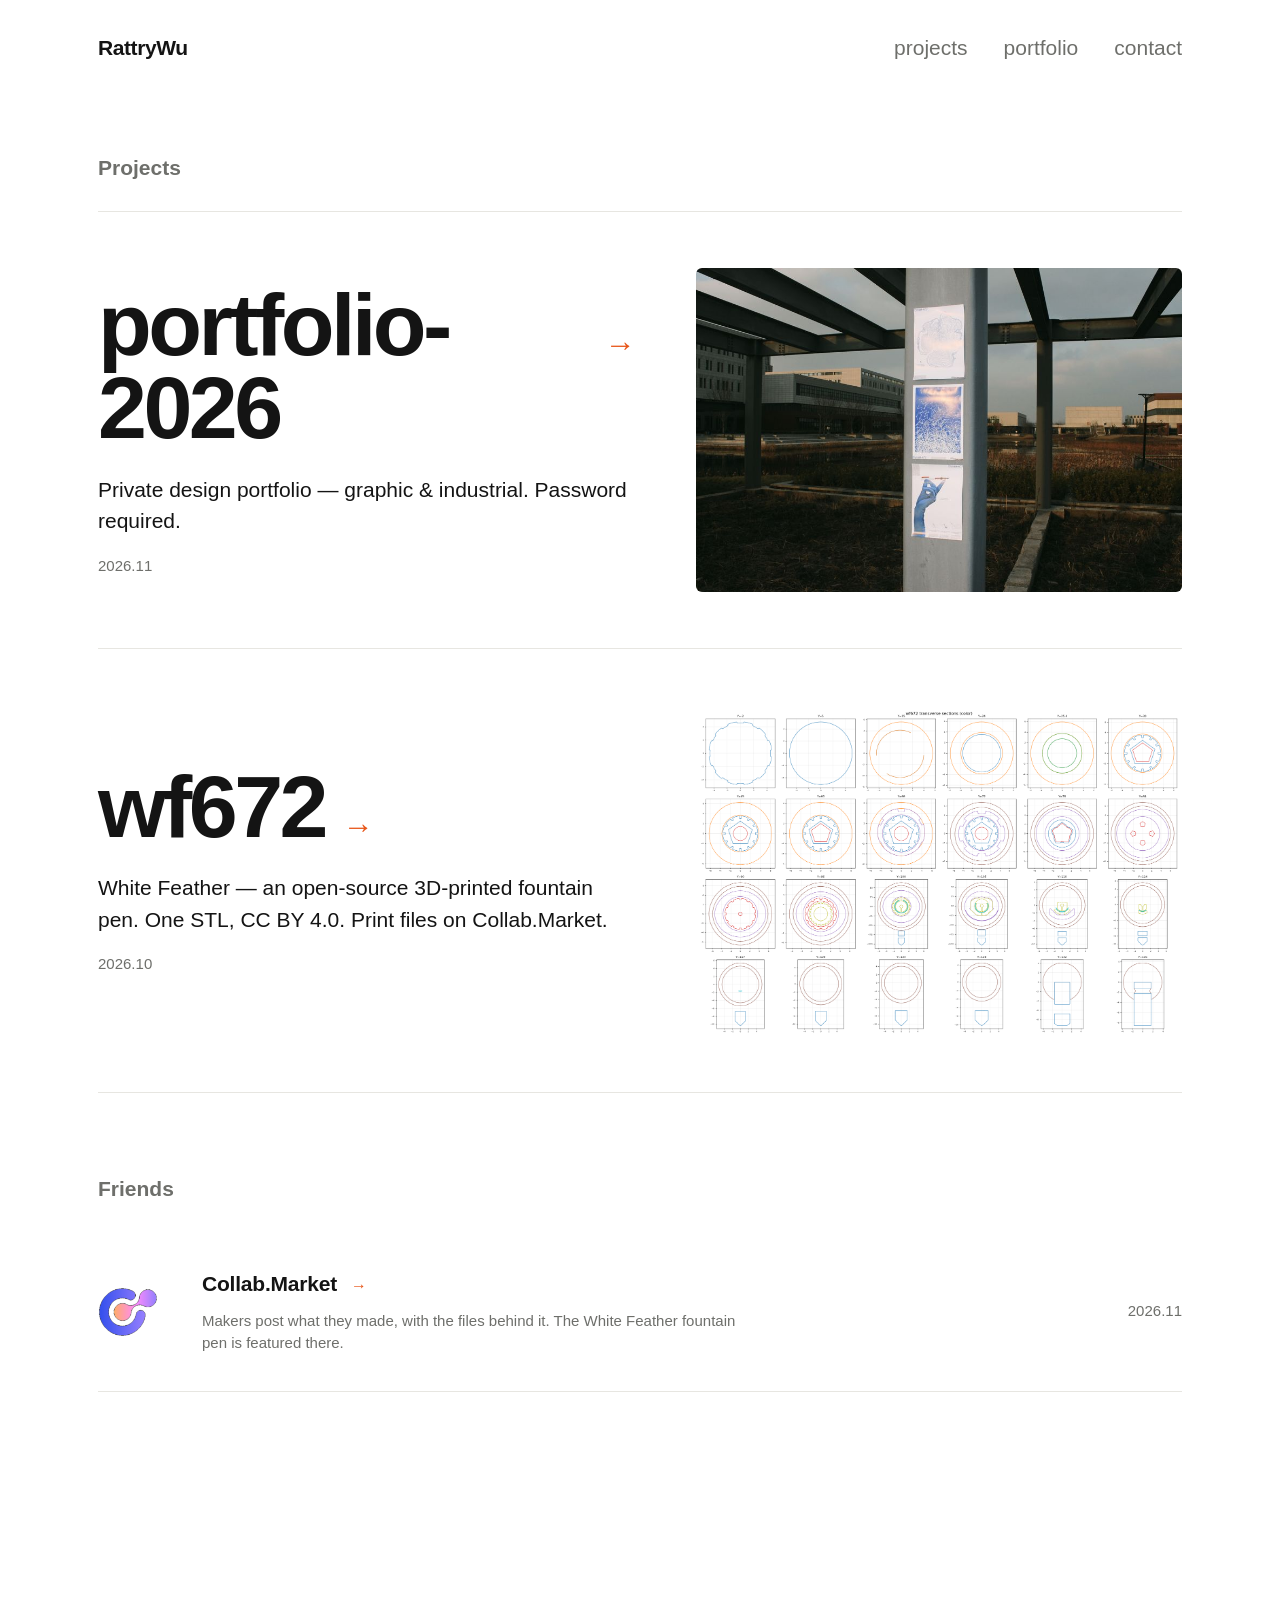
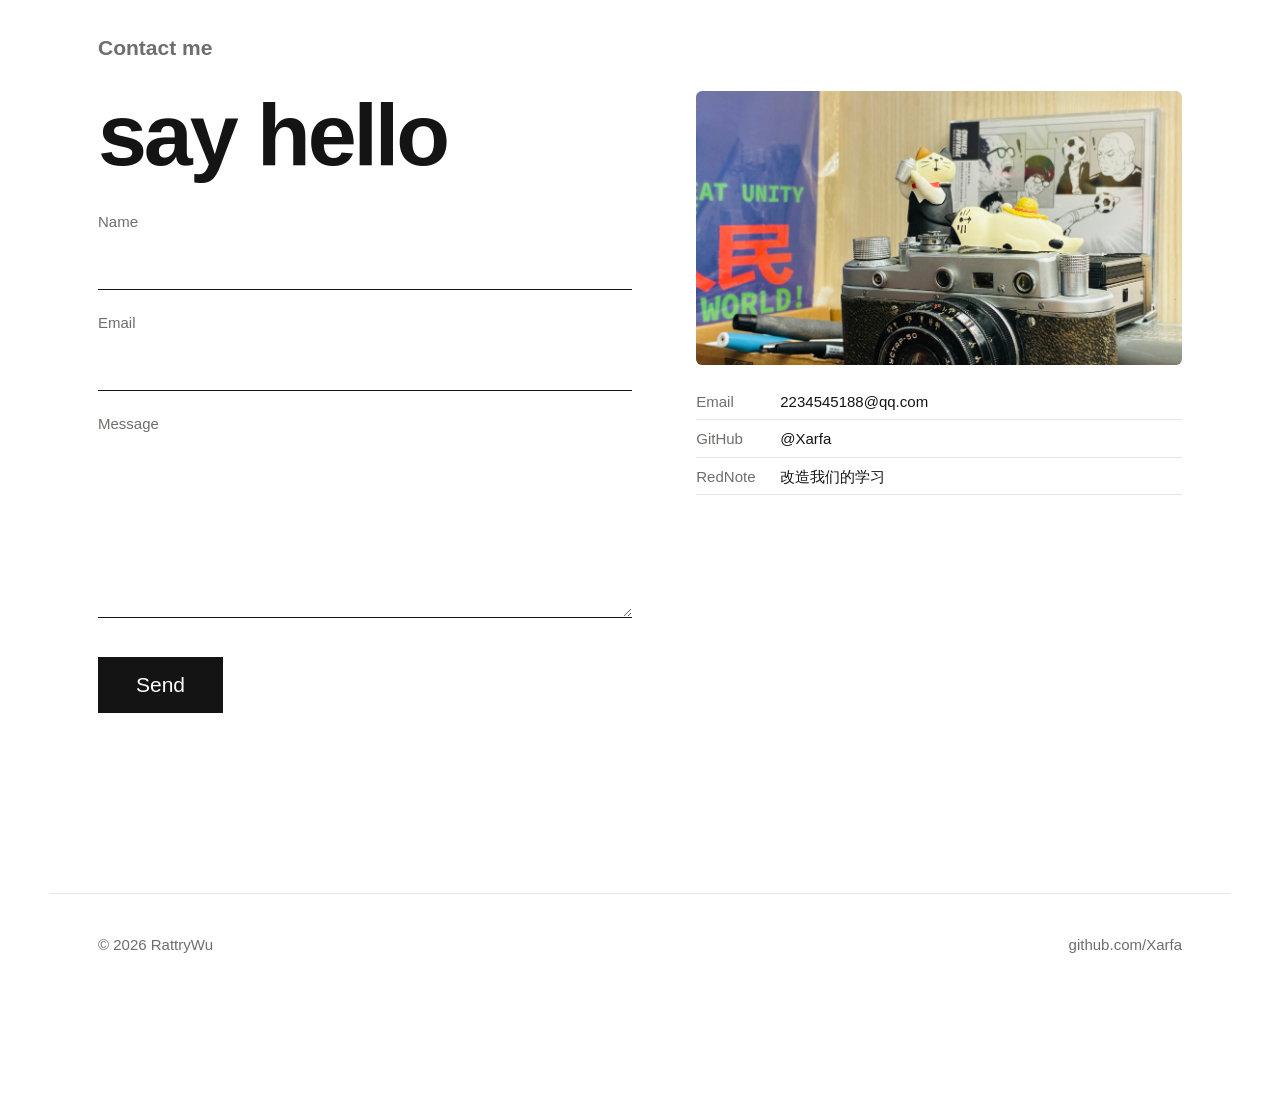
<file: index.html>
<!doctype html>
<html lang="en">
<head>
<meta charset="utf-8">
<meta name="viewport" content="width=device-width, initial-scale=1">
<title>RattryWu</title>
<meta name="description" content="RattryWu — industrial design, engineered in the open. Current project: White Feather (wf672), an open-source 3D-printed fountain pen.">
<meta property="og:title" content="RattryWu">
<meta property="og:description" content="Industrial design, engineered in the open. White Feather (wf672) — an open-source 3D-printed fountain pen.">
<meta property="og:image" content="https://xarfa.github.io/wffp/assets/og-card.png">
<meta property="og:image:width" content="1200">
<meta property="og:image:height" content="630">
<meta property="og:url" content="https://xarfa.github.io/wffp/">
<meta property="og:type" content="website">
<meta property="og:site_name" content="RattryWu">
<meta name="twitter:card" content="summary_large_image">
<meta name="twitter:title" content="RattryWu">
<meta name="twitter:description" content="Industrial design, engineered in the open. White Feather (wf672) — an open-source 3D-printed fountain pen.">
<meta name="twitter:image" content="https://xarfa.github.io/wffp/assets/og-card.png">
<link rel="icon" href="favicon.svg" type="image/svg+xml">
<link rel="stylesheet" href="style.css">
</head>
<body>

<header class="top">
  <a class="wordmark" href="#top">RattryWu</a>
  <nav class="nav">
    <a href="#projects">projects</a>
    <a href="portfolio-2026/">portfolio</a>
    <a href="#contact">contact</a>
  </nav>
</header>

<main id="top">

  <!-- ============ PROJECTS ============ -->
  <section class="projects" id="projects">
    <div class="wrap">
      <p class="label">Projects</p>

      <a class="project-bar" href="portfolio-2026/">
        <div>
          <span class="project-name">portfolio-2026<span class="arrow">→</span></span>
          <p class="project-desc">Private design portfolio — graphic &amp; industrial. Password required.</p>
          <p class="project-meta">2026.11</p>
        </div>
        <figure class="project-plate">
          <img src="assets/portfolio-teaser.jpg" alt="portfolio-2026 campaign posters on campus" loading="lazy">
        </figure>
      </a>

      <a class="project-bar" href="wf672/">
        <div>
          <span class="project-name">wf672<span class="arrow">→</span></span>
          <p class="project-desc">White Feather — an open-source 3D-printed fountain pen. One STL, CC BY 4.0. Print files on Collab.Market.</p>
          <p class="project-meta">2026.10</p>
        </div>
        <figure class="project-plate">
          <img src="assets/sec_trans_color.png" alt="wf672 transverse sections plate" loading="lazy">
        </figure>
      </a>

    </div>
  </section>

  <!-- ============ FRIENDS ============ -->
  <section class="friends" id="friends">
    <div class="wrap">
      <p class="label">Friends</p>
      <a class="friend-bar" href="https://collab.market/xarfa/white-feather-fountain-pen" target="_blank" rel="noopener">
        <img class="friend-mark" src="assets/collab-market-mark.png" alt="Collab.Market mark" loading="lazy">
        <span class="friend-text">
          <span class="friend-name">Collab.Market<span class="arrow">→</span></span>
          <span class="friend-desc">Makers post what they made, with the files behind it. The White Feather fountain pen is featured there.</span>
        </span>
        <span class="friend-meta">2026.11</span>
      </a>
    </div>
  </section>

  <!-- ============ CONTACT ============ -->
  <section class="contact" id="contact">
    <div class="wrap">
      <p class="label">Contact me</p>
      <div class="contact-grid">
        <div>
          <h2>say hello</h2>
          <form action="https://formsubmit.co/2234545188@qq.com" method="POST">
            <input type="hidden" name="_subject" value="New message from xarfa.github.io/wffp">
            <input type="hidden" name="_captcha" value="false">
            <input type="hidden" name="_template" value="table">
            <div class="row">
              <label for="f-name">Name</label>
              <input id="f-name" type="text" name="name" autocomplete="name" required>
            </div>
            <div class="row">
              <label for="f-email">Email</label>
              <input id="f-email" type="email" name="email" autocomplete="email" required>
            </div>
            <div class="row">
              <label for="f-msg">Message</label>
              <textarea id="f-msg" name="message" rows="5" required></textarea>
            </div>
            <button class="btn" type="submit">Send</button>
          </form>
        </div>
        <div>
          <figure class="contact-photo">
            <img src="assets/contact-me.jpg" alt="The shelf where the pen lives" loading="lazy">
          </figure>
          <div class="contact-links">
            <a href="mailto:2234545188@qq.com"><span class="k">Email</span>2234545188@qq.com</a>
            <a href="https://github.com/Xarfa" target="_blank" rel="noopener"><span class="k">GitHub</span>@Xarfa</a>
            <a href="https://www.xiaohongshu.com/user/profile/65b21361000000000e00224f" target="_blank" rel="noopener"><span class="k">RedNote</span>改造我们的学习</a>
          </div>
        </div>
      </div>
    </div>
  </section>

</main>

<footer class="foot">
  <span>© 2026 RattryWu</span>
  <a href="https://github.com/Xarfa" target="_blank" rel="noopener">github.com/Xarfa</a>
</footer>
</body>
</html>
</file>
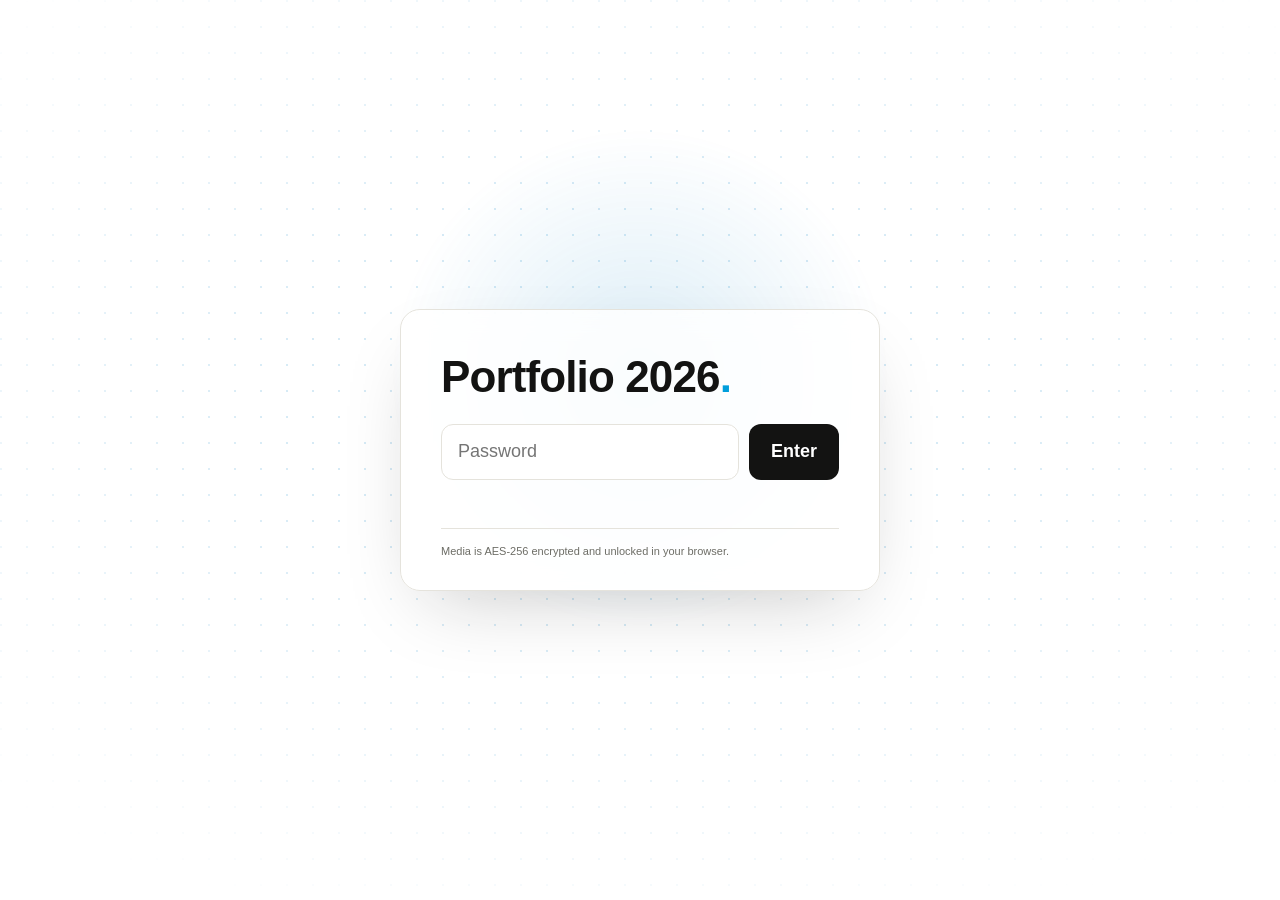
<file: portfolio-2026/index.html>
<!doctype html>
<html lang="en">
<head>
<meta charset="utf-8">
<meta name="viewport" content="width=device-width, initial-scale=1">
<title>Portfolio 2026 — Rattry Wu</title>
<meta name="description" content="Private portfolio of Rattry Wu — graphic design, industrial design and scientific visualization. Password required.">
<meta name="robots" content="noindex, nofollow">
<link rel="icon" href="favicon.svg" type="image/svg+xml">
<style>/* portfolio-2026 — Rattry Wu. hand-built, no framework.
   swiss editorial · UN blue accent · three type sizes + mono meta. */

:root {
  --paper: #ffffff;
  --ink: #131312;
  --mute: #6d6d66;
  --line: #e5e3dc;
  --blue: #009edb;      /* UN sky blue */
  --blue-deep: #0083c1;
  --radius: 20px;       /* soft corners everywhere */
  --radius-sm: 12px;
  --max: 1200px;
  --pad: clamp(20px, 4vw, 48px);
  --fs-display: clamp(44px, 9vw, 118px);
  --fs-h2: clamp(30px, 4.2vw, 54px);
  --fs-text: 18px;
  --fs-fine: 13px;
  --mono: "Helvetica Neue", Helvetica, "Segoe UI", Arial, sans-serif;
}

* { margin: 0; padding: 0; box-sizing: border-box; }
html { scroll-behavior: smooth; }
::selection { background: rgba(0, 127, 196, .18); }

body {
  background: var(--paper);
  color: var(--ink);
  font-family: "Helvetica Neue", Helvetica, "Segoe UI", Arial, sans-serif;
  font-size: var(--fs-text);
  line-height: 1.55;
  -webkit-font-smoothing: antialiased;
}

a { color: inherit; text-decoration: none; }
img { display: block; max-width: 100%; height: auto; }
.wrap { max-width: var(--max); margin: 0 auto; padding: 0 var(--pad); }
.dot { color: var(--blue); }
.label { font-family: var(--mono); font-size: var(--fs-fine); letter-spacing: .14em; text-transform: uppercase; color: var(--mute); }

/* ================= GATE ================= */
.gate { position: fixed; inset: 0; z-index: 50; display: grid; place-items: center; padding: 24px;
  transition: opacity .7s ease, visibility .7s; }
.gate.open { opacity: 0; visibility: hidden; pointer-events: none; }
.gate-bg { position: absolute; inset: 0; background: var(--paper); }
.gate-bg::before { content: ""; position: absolute; inset: 0;
  background-image: radial-gradient(circle at 1px 1px, rgba(0,127,196,.16) 1px, transparent 0);
  background-size: 26px 26px; mask-image: radial-gradient(ellipse 90% 80% at 50% 45%, black 30%, transparent 78%); }
.gate-bg::after { content: ""; position: absolute; width: min(52vw, 520px); aspect-ratio: 1; left: 50%; top: 42%;
  transform: translate(-50%, -50%); border-radius: 50%;
  background: radial-gradient(circle, rgba(0,127,196,.14), rgba(0,127,196,0) 68%); filter: blur(4px); }
.gate-card { position: relative; width: min(480px, 100%); background: rgba(255,255,255,.85);
  border: 1px solid var(--line); border-radius: var(--radius); padding: 44px 40px 30px;
  backdrop-filter: blur(14px); -webkit-backdrop-filter: blur(14px);
  box-shadow: 0 30px 80px -30px rgba(19,19,18,.25); }
.gate-kicker { font-family: var(--mono); font-size: var(--fs-fine); letter-spacing: .18em; text-transform: uppercase; color: var(--blue-deep); margin-bottom: 14px; }
.gate-title { font-size: clamp(34px, 5vw, 44px); font-weight: 700; letter-spacing: -.02em; line-height: 1.05; margin-bottom: 24px; }
.gate-sub { color: var(--mute); font-size: 15px; margin: 14px 0 26px; }
.gate-row { display: flex; gap: 10px; }
.gate-row input { flex: 1; font: inherit; padding: 13px 16px; border: 1px solid var(--line); background: #fff; border-radius: var(--radius-sm); outline: none; }
.gate-row input:focus { border-color: var(--blue); box-shadow: 0 0 0 3px rgba(0,127,196,.12); }
.gate-row button { font: inherit; font-weight: 600; padding: 13px 22px; background: var(--ink); color: var(--paper); border: 0; border-radius: var(--radius-sm); cursor: pointer; transition: background .2s; }
.gate-row button:hover { background: var(--blue-deep); }
.gate-row button[disabled] { opacity: .55; cursor: wait; }
.gate-error { min-height: 20px; font-size: var(--fs-fine); color: #b3341f; margin-top: 10px; }
.gate-foot { font-family: var(--mono); font-size: 11px; color: var(--mute); margin-top: 18px; border-top: 1px solid var(--line); padding-top: 14px; }
.gate-card.shake { animation: shake .4s; }
@keyframes shake { 20%, 60% { transform: translateX(-7px);} 40%, 80% { transform: translateX(7px);} }

/* ================= HEADER ================= */
.top { position: sticky; top: 0; z-index: 20; display: flex; justify-content: space-between; align-items: center;
  padding: 16px var(--pad); background: color-mix(in srgb, var(--paper) 90%, transparent);
  backdrop-filter: blur(10px); -webkit-backdrop-filter: blur(10px); border-bottom: 1px solid var(--line);
  transition: box-shadow .3s ease, padding .3s ease; }
.top.scrolled { box-shadow: 0 10px 30px -22px rgba(19,19,18,.4); padding-top: 11px; padding-bottom: 11px; }
.nav a.active { color: var(--blue); }
.progress { position: fixed; top: 0; left: 0; height: 2px; width: 0; background: var(--blue); z-index: 40; pointer-events: none; }
:focus-visible { outline: 2px solid var(--blue); outline-offset: 3px; border-radius: 2px; }
.wordmark { font-weight: 700; letter-spacing: -.01em; }
.wordmark:hover { color: var(--blue); }
.nav { display: flex; gap: 22px; font-family: var(--mono); font-size: 12px; letter-spacing: .06em; text-transform: uppercase; }
.nav a { color: var(--mute); transition: color .2s; }
.nav a:hover { color: var(--blue); }
@media (max-width: 720px) { .nav { display: none; } }

/* ================= HERO ================= */
.hero { padding: clamp(90px, 16vh, 170px) 0 0; }
.hero-name { font-size: var(--fs-display); font-weight: 700; letter-spacing: -.035em; line-height: .98; color: var(--blue); }
.hero-name .ln { display: block; overflow: hidden; padding-bottom: .16em; margin-bottom: -.16em; }
.hero-name .ln > span { display: inline-block; transform: translateY(110%); animation: rise .9s cubic-bezier(.2,.7,.2,1) forwards; }
.hero-name .ln:nth-child(2) > span { animation-delay: .12s; }
.hero-sub { margin-top: 28px; font-size: 17px; color: var(--mute); }
@keyframes rise { to { transform: none; } }

/* ================= SECTIONS ================= */
.section { padding: clamp(90px, 13vh, 150px) 0 0; }
.section-head { display: flex; align-items: baseline; gap: 22px; border-top: 1px solid var(--ink); padding-top: 18px; position: relative; }
.section-head::before { content: ""; position: absolute; top: -1px; left: 0; width: 100%; height: 1px; background: var(--blue);
  transform: scaleX(0); transform-origin: left; transition: transform 1.1s cubic-bezier(.2,.7,.2,1) .15s; }
.section-head.in::before { transform: scaleX(1); }
.section-num { font-family: var(--mono); font-size: var(--fs-fine); color: var(--blue-deep); letter-spacing: .1em; }
.section-title { font-size: var(--fs-h2); font-weight: 700; letter-spacing: -.02em; line-height: 1.05; }
.section-lede { max-width: 720px; color: var(--mute); margin-top: 22px; font-size: 19px; }

/* figures */
.fig { margin-top: clamp(40px, 7vh, 72px); }
.plate { overflow: hidden; background: #fff; border: 1px solid var(--line); border-radius: var(--radius);
  box-shadow: 0 1px 2px rgba(19,19,18,.04), 0 16px 40px -24px rgba(19,19,18,.22); }
.plate img { width: 100%; height: 100%; object-fit: contain; transform: scale(1.001); transition: transform 1s cubic-bezier(.2,.7,.2,1); }
.plate:hover img { transform: scale(1.025); }
.plate { transition: box-shadow .35s ease; }
.plate:hover { box-shadow: 0 2px 4px rgba(19,19,18,.05), 0 22px 48px -22px rgba(19,19,18,.3); }
/* portrait plates sit a little smaller, centred */
.portrait .plate { max-width: min(85%, 700px); margin-inline: auto; }
.masonry .portrait .plate { max-width: 100%; }
.figcap { display: grid; grid-template-columns: minmax(0, 260px) 1fr; gap: 18px; margin-top: 14px; }
.figcap .meta { font-family: var(--mono); font-size: var(--fs-fine); color: var(--blue-deep); letter-spacing: .04em; }
.figcap .cap { font-size: 15px; color: var(--mute); max-width: 720px; }
@media (max-width: 640px) { .figcap { grid-template-columns: 1fr; gap: 6px; } }
/* narrow figures stack the caption */
.poster-grid .figcap, .lead3 .figcap, .masonry .figcap { grid-template-columns: 1fr; gap: 4px; }

/* lead layout — one big figure, full width */

/* half-row: two boards side by side */
.half-row { display: grid; grid-template-columns: 1fr 1fr; gap: clamp(16px, 2.5vw, 30px); }
.half-row .fig { margin-top: 0; }
.half-row .portrait .plate { max-width: 100%; }
@media (max-width: 860px) { .half-row { grid-template-columns: 1fr; } }

/* stack layout — full-width boards */

/* grid layout — posters, asymmetric */
.poster-grid { display: grid; grid-template-columns: repeat(6, 1fr); gap: clamp(16px, 2.5vw, 30px); margin-top: clamp(40px, 7vh, 72px); }
.poster-grid .fig { margin-top: 0; }
.span-2 { grid-column: span 2; }
.span-3 { grid-column: span 3; }
.span-4 { grid-column: span 4; }
.span-6 { grid-column: span 6; }
@media (max-width: 860px) { .poster-grid { grid-template-columns: repeat(2, 1fr); }
  .span-2, .span-3, .span-4, .span-6 { grid-column: span 2; } }

/* lead + three */
.lead3 { display: grid; grid-template-columns: repeat(3, 1fr); gap: clamp(16px, 2.5vw, 30px); margin-top: clamp(40px, 7vh, 72px); }
.lead3 .fig { margin-top: 0; }
@media (max-width: 860px) { .lead3 { grid-template-columns: 1fr; } }

/* masonry awards */
.masonry { columns: 3; column-gap: clamp(16px, 2.5vw, 30px); margin-top: clamp(40px, 7vh, 72px); }
.masonry .fig { margin: 0 0 clamp(22px, 3vw, 34px); break-inside: avoid; }
.masonry .plate { border-radius: var(--radius-sm); }
.masonry .cap { font-size: 13px; }
@media (max-width: 980px) { .masonry { columns: 2; } }
@media (max-width: 620px) { .masonry { columns: 1; } }

/* lightbox — big preview on click */
.plate img { cursor: zoom-in; }
.lightbox { position: fixed; inset: 0; z-index: 60; display: grid; place-items: center; padding: 4vmin;
  background: rgba(19,19,18,.6); backdrop-filter: blur(12px); -webkit-backdrop-filter: blur(12px);
  opacity: 0; visibility: hidden; transition: opacity .28s ease, visibility .28s; }
.lightbox.open { opacity: 1; visibility: visible; }
.lb-fig { max-width: 92vw; }
.lb-plate { max-width: 92vw; max-height: 86vh; border-radius: var(--radius); overflow: hidden; background: #fff;
  box-shadow: 0 40px 120px -30px rgba(0,0,0,.5); }
.lb-plate img { display: block; max-width: 92vw; max-height: 86vh; width: auto; height: auto; }
.lb-cap { color: #f2f1ec; text-align: center; margin-top: 16px; font-size: 14px; max-width: 80vw; margin-inline: auto; }
.lb-close { position: fixed; top: 20px; right: 26px; width: 46px; height: 46px; border-radius: 50%;
  border: 1px solid rgba(255,255,255,.25); background: rgba(250,250,247,.12); color: #fff; font-size: 18px;
  cursor: pointer; transition: background .2s; display: grid; place-items: center; }
.lb-close:hover { background: rgba(250,250,247,.25); }
.lb-nav { position: fixed; top: 50%; transform: translateY(-50%); width: 52px; height: 52px; border-radius: 50%;
  border: 1px solid rgba(255,255,255,.25); background: rgba(250,250,247,.1); color: #fff; font-size: 20px;
  cursor: pointer; transition: background .2s; display: grid; place-items: center; }
.lb-nav:hover { background: rgba(250,250,247,.28); }
.lb-prev { left: 22px; } .lb-next { right: 22px; }
@media (max-width: 700px) { .lb-nav { display: none; } }

/* ================= FOOTER ================= */
.foot { margin-top: clamp(100px, 15vh, 170px); border-top: 1px solid var(--ink); padding: 40px 0 60px; }
.foot-grid { display: grid; grid-template-columns: 1.2fr 1fr; gap: 40px; margin-top: 26px; }
.foot-big { font-size: clamp(40px, 6vw, 72px); font-weight: 700; letter-spacing: -.03em; line-height: 1; }
.foot-links { display: flex; flex-direction: column; gap: 12px; justify-content: center; }
.foot-links a { display: flex; gap: 14px; align-items: baseline; border-bottom: 1px solid var(--line); padding-bottom: 12px; transition: color .2s; }
.foot-links a:hover { color: var(--blue); }
.foot-links .k { font-family: var(--mono); font-size: 11px; letter-spacing: .14em; text-transform: uppercase; color: var(--mute); min-width: 74px; }
.foot-note { font-family: var(--mono); font-size: 11px; color: var(--mute); margin-top: 46px; }
.to-top { display: inline-block; margin-top: 34px; font-size: 15px; color: var(--mute); border-bottom: 1px solid var(--line);
  padding-bottom: 2px; transition: color .2s, border-color .2s; }
.to-top:hover { color: var(--blue); border-color: var(--blue); }
@media (max-width: 720px) { .foot-grid { grid-template-columns: 1fr; } }

/* ================= ABOUT ================= */
.about-bio { max-width: 720px; color: var(--ink); font-size: 19px; line-height: 1.6; margin-top: 26px; }
.about-block { margin-top: clamp(44px, 7vh, 64px); }
.about-block h3 { font-size: 19px; font-weight: 600; margin-bottom: 8px; }
.about-block ul { list-style: none; }
.about-block li { font-size: 19px; line-height: 1.55; padding: 14px 0; border-bottom: 1px solid var(--line); }
.about-vol li { display: flex; gap: 18px; align-items: center; }
.vlogo { width: 48px; height: 48px; object-fit: contain; border: 1px solid var(--line); border-radius: 12px;
  background: #fff; padding: 5px; flex: none; }
.about-sw { display: grid; grid-template-columns: repeat(auto-fill, minmax(210px, 1fr)); column-gap: 32px; }
.about-sw li { display: flex; gap: 14px; align-items: center; padding: 12px 0; }
.sico { width: 26px; height: 26px; object-fit: contain; flex: none; }
.btn-awards { display: inline-block; margin-top: 20px; font-size: 17px; padding: 12px 26px;
  border: 1px solid var(--ink); border-radius: 999px; color: var(--ink);
  cursor: pointer; transition: background .2s, color .2s; }
.btn-awards:hover { background: var(--ink); color: var(--paper); }

/* ================= REVEAL ================= *//* ================= REVEAL ================= */
.reveal { opacity: 0; transform: translateY(26px); transition: opacity .8s ease, transform .8s cubic-bezier(.2,.7,.2,1); }
.reveal.in { opacity: 1; transform: none; }

img.decoding { opacity: 0; transition: opacity .6s ease; }
img.decoded { opacity: 1; }

@media (prefers-reduced-motion: reduce) {
  * { animation: none !important; transition: none !important; }
  .reveal { opacity: 1; transform: none; }
  html { scroll-behavior: auto; }
}
</style>
</head>
<body>
<div class="progress" id="progress" aria-hidden="true"></div>

<!-- ======= PASSWORD GATE ======= -->
<div class="gate" id="gate">
  <div class="gate-bg" aria-hidden="true"></div>
  <div class="gate-card" id="gateCard">
    <h1 class="gate-title">Portfolio&nbsp;2026<span class="dot">.</span></h1>
    <form class="gate-form" id="gateForm" autocomplete="off">
      <div class="gate-row">
        <input id="pw" type="password" placeholder="Password" autocomplete="current-password" aria-label="Password" required>
        <button type="submit" id="pwBtn">Enter</button>
      </div>
      <p class="gate-error" id="gateError" role="alert"></p>
    </form>
    <p class="gate-foot">Media is AES-256 encrypted and unlocked in your browser.</p>
  </div>
</div>

<!-- ======= SITE (rendered after unlock) ======= -->
<main id="site" class="site" hidden>
  <header class="top" id="top">
    <a class="wordmark" href="../">Rattry Wu</a>
    <nav class="nav" id="nav"></nav>
  </header>

  <section class="hero">
    <div class="wrap">
      <h1 class="hero-name" id="heroName"></h1>
      <p class="hero-sub">Graphic design &amp; industrial design</p>
    </div>
  </section>

  <div id="sections"></div>

  <footer class="foot" id="foot">
    <div class="wrap">
      <p class="label">Contact</p>
      <div class="foot-grid">
        <div class="foot-big">say hello<span class="dot">.</span></div>
        <div class="foot-links" id="footLinks"></div>
      </div>
      <p class="foot-note" id="footNote"></p>
    </div>
  </footer>
</main>

<script src="data.57017d2eea.js"></script>
<script>/* portfolio-2026 — app.js
   password gate -> PBKDF2 -> AES-GCM unlock -> render -> lazy image decrypt. */
(() => {
"use strict";

const $ = (id) => document.getElementById(id);
const b64toBytes = (b) => Uint8Array.from(atob(b), (c) => c.charCodeAt(0));
const enc = new TextEncoder();
const dec = new TextDecoder();

// manifest name is stamped into <body data-manifest="…"> by the build;
// asset filenames are content-addressed (hash of ciphertext) so the CDN can
// never serve a stale version under a name the manifest references.
const MANIFEST_URL = document.body.dataset.manifest || "manifest.json";

let MANIFEST = null;
let CONTENT = null;
let contentKey = null;      // CryptoKey (AES-GCM)
let failed = 0, lockedUntil = 0;

/* ---------- crypto ---------- */
async function deriveMaster(pw, saltB64, iters) {
  const base = await crypto.subtle.importKey("raw", enc.encode(pw), "PBKDF2", false, ["deriveKey"]);
  return crypto.subtle.deriveKey(
    { name: "PBKDF2", salt: b64toBytes(saltB64), iterations: iters, hash: "SHA-256" },
    base, { name: "AES-GCM", length: 256 }, false, ["decrypt"]);
}
async function gcmDecrypt(key, ivB64, data) {
  const pt = await crypto.subtle.decrypt({ name: "AES-GCM", iv: b64toBytes(ivB64) }, key, data);
  return new Uint8Array(pt);
}
// all ciphertext lives in window.P2026 (data.<hash>.js) — zero network fetches
function payloadBytes(name) {
  const rec = (window.P2026 && window.P2026.files && window.P2026.files[name]) || null;
  if (!rec) throw new Error("missing asset " + name);
  const bin = atob(rec.b64);
  const bytes = new Uint8Array(bin.length);
  for (let i = 0; i < bin.length; i++) bytes[i] = bin.charCodeAt(i);
  return bytes;
}
const fetchBytes = (url) => Promise.resolve(payloadBytes(url.split("/").pop()).buffer);

/* ---------- gate ---------- */
async function unlock(pw) {
  const kdf = MANIFEST.kdf;
  const mk = await deriveMaster(pw, kdf.salt, kdf.iters);
  const check = await gcmDecrypt(mk, MANIFEST.verifier.iv, b64toBytes(MANIFEST.verifier.ct).buffer);
  if (dec.decode(check) !== "portfolio-2026-ok") throw new Error("bad password");
  const ckRaw = await gcmDecrypt(mk, MANIFEST.ck.iv, b64toBytes(MANIFEST.ck.ct).buffer);
  contentKey = await crypto.subtle.importKey("raw", ckRaw, "AES-GCM", true, ["decrypt"]);
  // keep the raw content key for reloads this session
  let bin = ""; ckRaw.forEach((b) => (bin += String.fromCharCode(b)));
  try { sessionStorage.setItem("p2026.ck", btoa(bin)); } catch (_) {}
}

async function bootFromSession() {
  let b64ck = null;
  try { b64ck = sessionStorage.getItem("p2026.ck"); } catch (_) {}
  if (!b64ck) return false;
  const raw = Uint8Array.from(atob(b64ck), (c) => c.charCodeAt(0));
  try {
    contentKey = await crypto.subtle.importKey("raw", raw, "AES-GCM", true, ["decrypt"]);
    await loadContent();
    return true;
  } catch (_) { return false; }
}

async function loadContent() {
  const cname = Object.keys(MANIFEST.files).find((f) => f.startsWith("content."));
  const info = MANIFEST.files[cname];
  const pt = await gcmDecrypt(contentKey, info.iv, payloadBytes(cname).buffer);
  CONTENT = JSON.parse(dec.decode(pt));
}

/* ---------- render ---------- */
const imgRegistry = [];   // {imgEl, file, iv, loaded}

function el(html) {
  const t = document.createElement("template");
  t.innerHTML = html.trim();
  return t.content.firstElementChild;
}

function figHTML(f, cls) {
  const portrait = f.h > f.w ? "portrait" : "";
  const meta = f.meta ? `<span class="meta">${f.meta}</span>` : "";
  const cap = f.cap ? `<div class="figcap reveal">${meta}<span class="cap">${f.cap}</span></div>` : "";
  return `<figure class="fig ${portrait} ${cls || ""}">
    <div class="plate" style="aspect-ratio:${f.w} / ${f.h}"><img class="decoding" data-file="${f.src}" alt=""></div>
    ${cap}</figure>`;
}

function render() {
  // nav
  $("nav").innerHTML = CONTENT.sections
    .map((s) => `<a href="#${s.id}">${s.num} ${s.short || s.title.split("—")[0].trim()}</a>`).join("");

  // hero
  $("heroName").innerHTML = CONTENT.hero.lines
    .map((line) => `<span class="ln"><span>${line}</span></span>`).join("");

  // sections
  const host = $("sections");
  for (const s of CONTENT.sections) {
    const sec = el(`<section class="section section-${s.layout}" id="${s.id}"><div class="wrap">
      <div class="section-head reveal"><span class="section-num">${s.num}</span><h2 class="section-title">${s.title}</h2></div>
      ${s.lede ? `<p class="section-lede reveal">${s.lede}</p>` : ""}
      <div class="section-body"></div>
    </div></section>`);
    const body = sec.querySelector(".section-body");

    if (s.layout === "about") {
      const a = s.about;
      body.appendChild(el(`<p class="about-bio reveal">${a.bio}</p>`));
      body.appendChild(el(`<div class="about-block reveal"><h3>Volunteering</h3>
        <ul class="about-vol">${a.volunteering.map((v) =>
          `<li>${v.icon ? `<img class="vlogo decoding" data-file="${v.icon}" alt="">` : ""}<span>${v.text}</span></li>`).join("")}</ul></div>`));
      body.appendChild(el(`<div class="about-block reveal"><h3>Software</h3>
        <ul class="about-sw">${a.software.map((v) =>
          `<li><img class="sico decoding" data-file="${v.icon}" alt=""><span>${v.text}</span></li>`).join("")}</ul></div>`));
      body.appendChild(el(`<div class="about-block reveal"><h3>Selected awards</h3>
        <ul class="about-aw">${a.awards.map((v) => `<li>${v}</li>`).join("")}</ul>
        <a class="btn-awards" href="#awards">${a.cta} ↓</a></div>`));
      s.figures.forEach((f) => body.insertAdjacentHTML("beforeend", figHTML(f, "reveal")));
    } else if (s.layout === "grid") {
      body.className = "poster-grid";
      s.figures.forEach((f) => body.insertAdjacentHTML("beforeend", figHTML(f, (f.span || "span-3") + " reveal")));
    } else if (s.layout === "lead3") {
      body.className = "";
      const lead = el(`<div class="section-lead"></div>`);
      lead.innerHTML = figHTML(s.figures[0]);
      lead.querySelector(".fig").classList.add("reveal");
      body.appendChild(lead);
      const grid = el(`<div class="lead3"></div>`);
      s.figures.slice(1).forEach((f) => grid.insertAdjacentHTML("beforeend", figHTML(f, "reveal")));
      body.appendChild(grid);
    } else if (s.layout === "masonry") {
      body.className = "masonry";
      s.figures.forEach((f, i) => {
        const fig = el(figHTML(f, "reveal"));
        fig.querySelector(".figcap").style.transitionDelay = `${(i % 3) * 90}ms`;
        fig.querySelector(".plate").style.transitionDelay = `${(i % 3) * 90}ms`;
        body.appendChild(fig);
      });
    } else { // lead / stack — consecutive "half" figures pair up on one row
      body.className = "";
      let halfBuf = [];
      const flushHalf = () => {
        if (!halfBuf.length) return;
        const row = el(`<div class="half-row"></div>`);
        halfBuf.forEach((f) => row.insertAdjacentHTML("beforeend", figHTML(f, "reveal")));
        body.appendChild(row);
        halfBuf = [];
      };
      for (const f of s.figures) {
        if (f.size === "half") { halfBuf.push(f); continue; }
        flushHalf();
        body.insertAdjacentHTML("beforeend", figHTML(f, "reveal"));
      }
      flushHalf();
    }
    host.appendChild(sec);
  }

  // footer
  const f = CONTENT.footer;
  $("footLinks").innerHTML = `
    <a href="mailto:${f.email}"><span class="k">Email</span>${f.email}</a>
    <a href="${f.github}" target="_blank" rel="noopener"><span class="k">GitHub</span>@Xarfa</a>
    <a href="${f.rednote}" target="_blank" rel="noopener"><span class="k">RedNote</span>改造我们的学习</a>`;
  $("footNote").innerHTML = `${f.note} · <a class="to-top" href="#top">Back to top ↑</a>`;

  // collect images — observe the .plate box (has real size pre-decrypt);
  // small icons (no plate) are observed directly via their fixed CSS size
  document.querySelectorAll("img[data-file]").forEach((img) => {
    const file = img.dataset.file;                       // assets/<name>.bin
    const meta = MANIFEST.files[file.split("/").pop()];  // keyed by .bin name
    const reg = { img, plate: img.closest(".plate") || img, file, iv: meta.iv };
    if (reg.plate !== img) img.addEventListener("click", () => openLightbox(reg)); // figures only
    imgRegistry.push(reg);
  });
}

/* ---------- lightbox ---------- */
let lbEl = null, lbIndex = -1;
function figureRegs() { return imgRegistry.filter((r) => r.plate !== r.img); }
function buildLightbox() {
  const lb = el(`<div class="lightbox" role="dialog" aria-modal="true" aria-label="Image preview">
    <button class="lb-close" aria-label="Close">✕</button>
    <button class="lb-nav lb-prev" aria-label="Previous">←</button>
    <button class="lb-nav lb-next" aria-label="Next">→</button>
    <figure class="lb-fig"><div class="lb-plate"><img alt=""></div><figcaption class="lb-cap"></figcaption></figure>
  </div>`);
  document.body.appendChild(lb);
  lb.addEventListener("click", (e) => {
    if (e.target === lb || e.target.closest(".lb-close")) closeLightbox();
    else if (e.target.closest(".lb-prev")) stepLightbox(-1);
    else if (e.target.closest(".lb-next")) stepLightbox(1);
  });
  document.addEventListener("keydown", (e) => {
    if (!lbEl || !lbEl.classList.contains("open")) return;
    if (e.key === "Escape") closeLightbox();
    else if (e.key === "ArrowLeft") stepLightbox(-1);
    else if (e.key === "ArrowRight") stepLightbox(1);
  });
  return lb;
}
function showLightboxIndex(i) {
  const regs = figureRegs();
  if (!regs.length) return;
  lbIndex = ((i % regs.length) + regs.length) % regs.length;
  const reg = regs[lbIndex];
  if (!reg.img.src || !reg.img.src.startsWith("blob:")) decryptImage(reg); // ensure ready
  const img = lbEl.querySelector("img");
  img.src = reg.img.src;
  const fig = reg.img.closest(".fig");
  lbEl.querySelector(".lb-cap").textContent = fig ? (fig.querySelector(".cap")?.textContent || "") : "";
}
function openLightbox(reg) {
  if (!reg.img.src || !reg.img.src.startsWith("blob:")) return; // not decrypted yet
  if (!lbEl) lbEl = buildLightbox();
  showLightboxIndex(figureRegs().indexOf(reg));
  lbEl.classList.add("open");
  document.body.style.overflow = "hidden";
}
function stepLightbox(dir) { showLightboxIndex(lbIndex + dir); }
function closeLightbox() {
  if (!lbEl || !lbEl.classList.contains("open")) return;
  lbEl.classList.remove("open");
  document.body.style.overflow = "";
}

/* ---------- reveal + lazy decrypt (geometry-driven, no IntersectionObserver
   — observer callbacks starve when the tab is hidden) ---------- */
function watchReveals() {
  const nodes = Array.from(document.querySelectorAll(".reveal"));
  const navLinks = Array.from(document.querySelectorAll(".nav a"));
  const secs = navLinks.map((a) => document.getElementById(a.getAttribute("href").slice(1)));
  const topBar = document.querySelector(".top");
  const progress = $("progress");
  let last = 0;
  const check = (force) => {
    const now = Date.now();
    if (!force && now - last < 140) return;
    last = now;
    const vh = window.innerHeight;
    const y = window.scrollY;
    // progress bar + header state + scrollspy
    if (progress) progress.style.width = Math.min(100, (y / Math.max(1, document.body.scrollHeight - vh)) * 100) + "%";
    if (topBar) topBar.classList.toggle("scrolled", y > 40);
    let current = -1;
    secs.forEach((sec, i) => { if (sec && sec.offsetTop - 140 <= y) current = i; });
    navLinks.forEach((a, i) => a.classList.toggle("active", i === current));
    // reveals + lazy decrypt
    for (const n of nodes) {
      if (n.classList.contains("in")) continue;
      const r = n.getBoundingClientRect();
      if (r.top < vh + 320 && r.bottom > -320) n.classList.add("in");
    }
    for (const reg of imgRegistry) {
      if (reg.loading) continue;
      const r = reg.plate.getBoundingClientRect();
      if (r.top < vh + 700 && r.bottom > -700) decryptImage(reg);
    }
  };
  check(true);
  window.addEventListener("scroll", () => check(false), { passive: true });
  window.addEventListener("resize", () => check(false), { passive: true });
  setInterval(() => check(true), 900);
}

async function decryptImage(reg) {
  reg.loading = true;
  try {
    const ct = await fetchBytes(reg.file);
    const pt = await gcmDecrypt(contentKey, reg.iv, ct);
    const url = URL.createObjectURL(new Blob([pt], { type: "image/jpeg" }));
    reg.img.onload = () => { reg.img.classList.remove("decoding"); reg.img.classList.add("decoded"); };
    reg.img.src = url;
  } catch (err) {
    console.error("decrypt failed", reg.file, err);
  }
}

/* ---------- reveal on scroll ---------- */
// (handled by watchReveals below — geometry-driven)

/* ---------- gate wiring ---------- */
function gateFail(msg) {
  const card = $("gateCard");
  $("gateError").textContent = msg;
  card.classList.remove("shake"); void card.offsetWidth; card.classList.add("shake");
}

async function enterSite() {
  await loadContent();
  render();
  $("site").hidden = false;
  $("gate").classList.add("open");
  setTimeout(() => $("gate").remove(), 900);
  watchReveals();
}

async function onSubmit(ev) {
  ev.preventDefault();
  const now = Date.now();
  if (now < lockedUntil) {
    gateFail(`Too many attempts — wait ${Math.ceil((lockedUntil - now) / 1000)}s.`);
    return;
  }
  const pw = $("pw").value;
  if (!pw) return;
  const btn = $("pwBtn");
  btn.disabled = true; btn.textContent = "Unlocking";
  let unlocked = false;
  try {
    await unlock(pw);
    unlocked = true;
    await enterSite();
  } catch (err) {
    window.__err = String(err) + " | " + String((err && err.stack) || "");
    failed += 1;
    if (failed >= 5) { lockedUntil = Date.now() + 30_000; failed = 0; }
    gateFail(unlocked
      ? "Content mismatch — a cached old build was served. Hold Ctrl and press F5 once, then enter again."
      : (failed >= 4 ? "Wrong password." : "Wrong password — check the invite and try again."));
    $("pw").select();
  } finally {
    btn.disabled = false; btn.textContent = "Enter";
  }
}

/* ---------- init ---------- */
(async function init() {
  try {
    // the whole payload (manifest + ciphertexts) rides in data.<hash>.js
    MANIFEST = window.P2026 && window.P2026.manifest;
    if (!MANIFEST) throw 0;
  } catch (err) {
    $("gateError").textContent = "Failed to load the manifest — hold Ctrl and press F5 once.";
    return;
  }
  $("gateForm").addEventListener("submit", onSubmit);
  if (await bootFromSession()) await enterSite();
})();
})();
</script>
<noscript><p style="padding:2rem;font-family:sans-serif">This portfolio requires JavaScript to decrypt its content locally.</p></noscript>
</body>
</html>
</file>
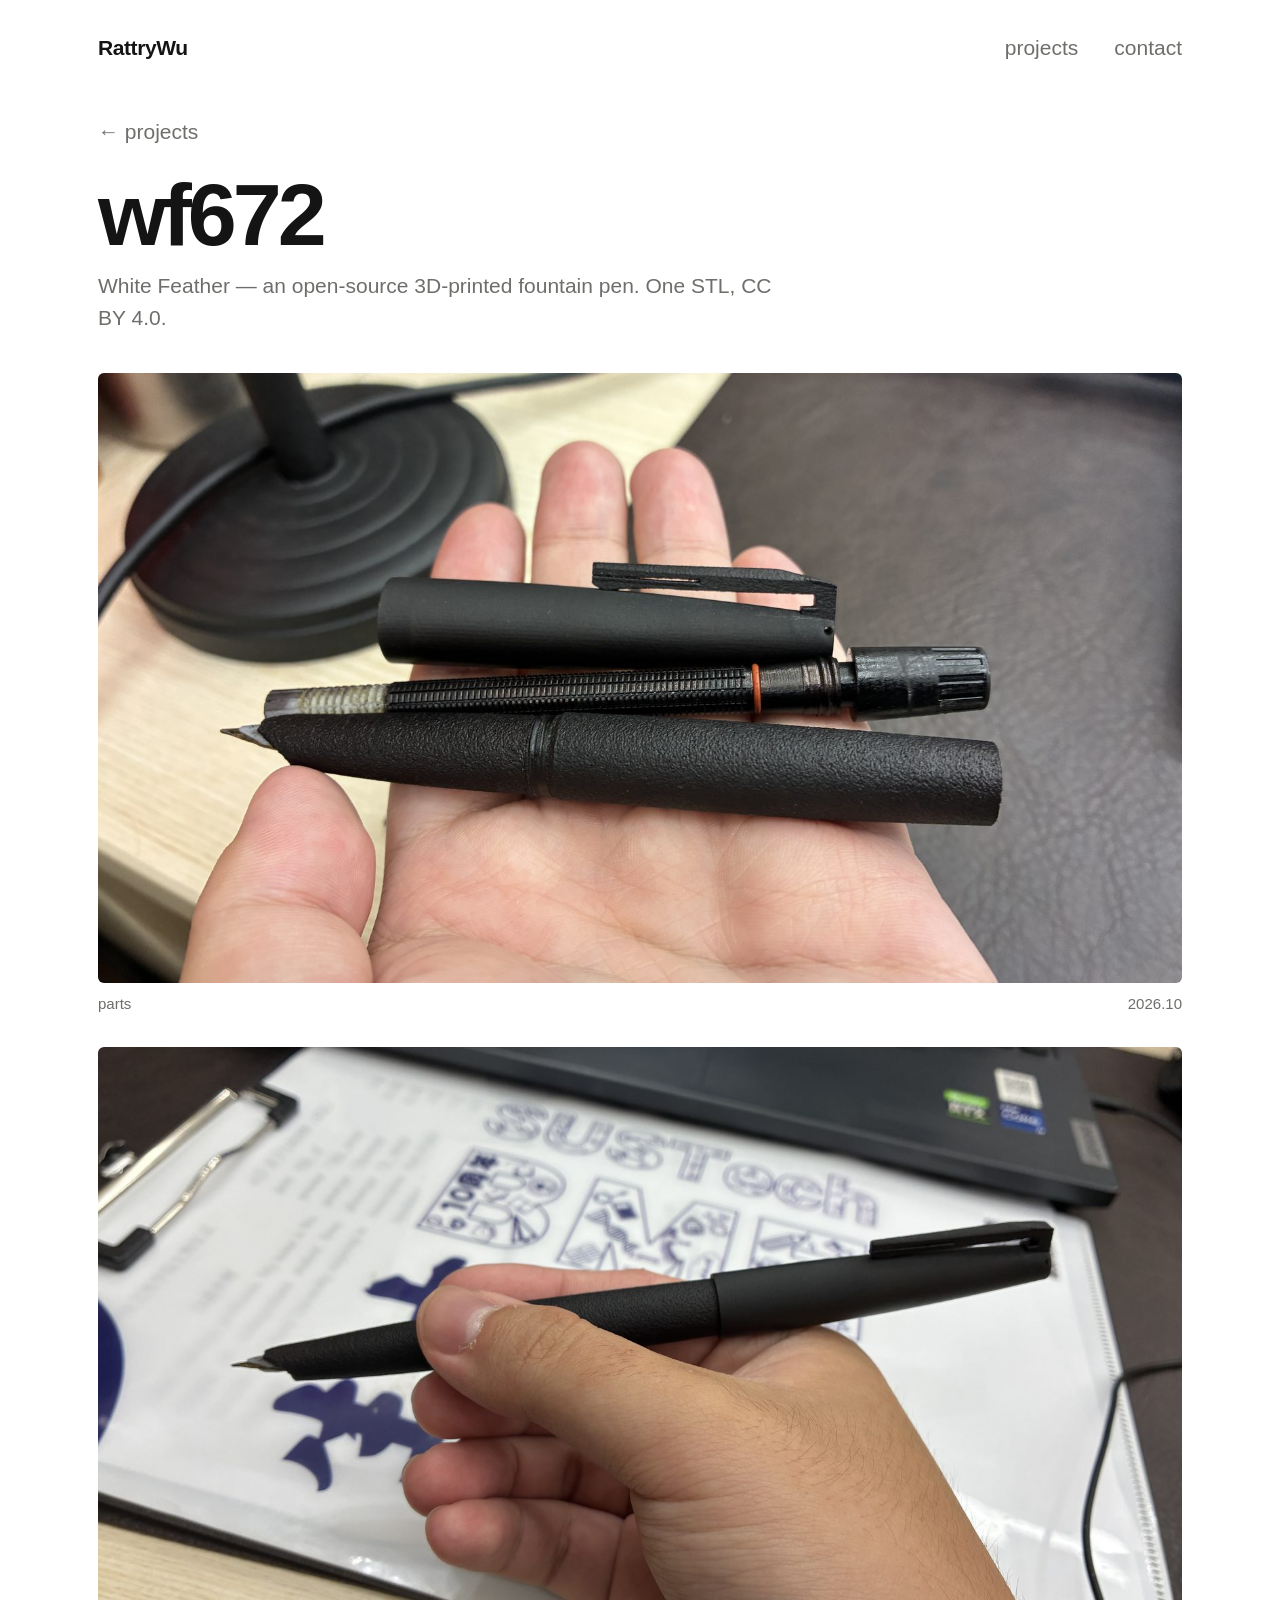
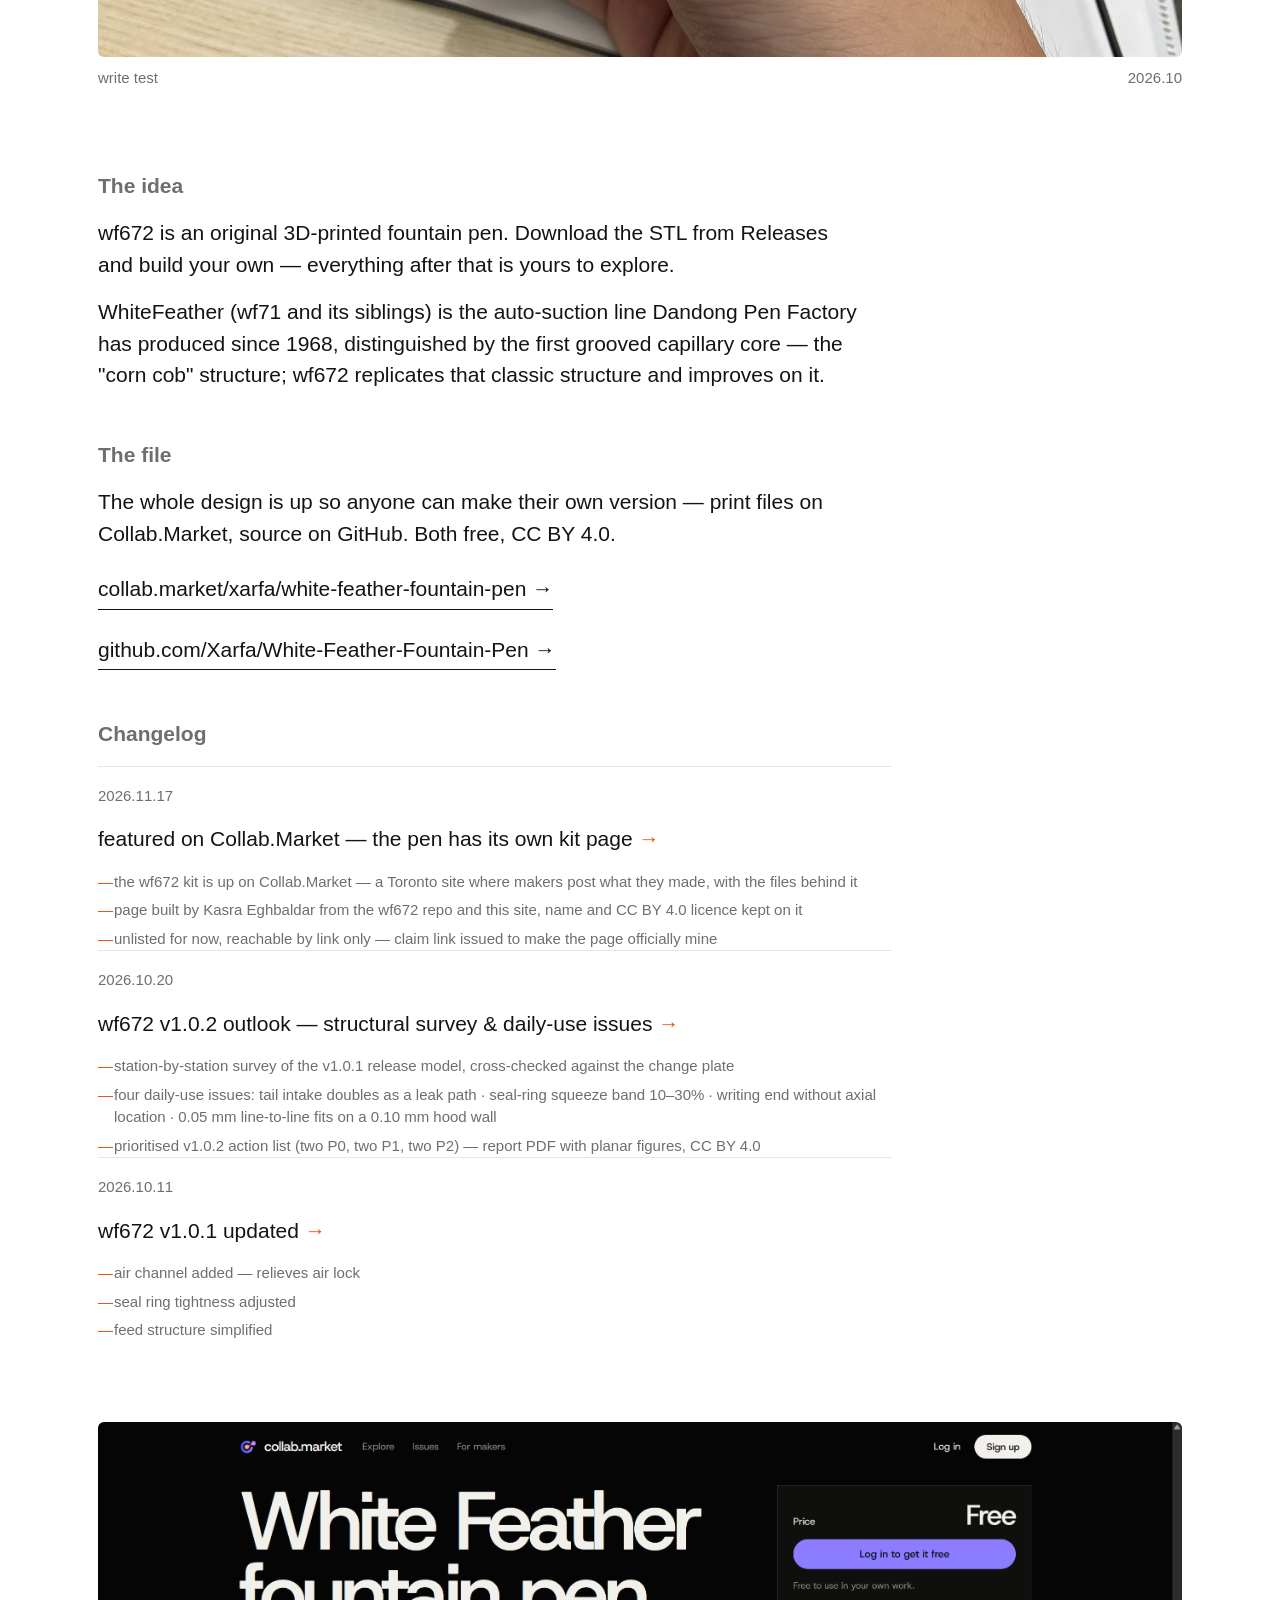
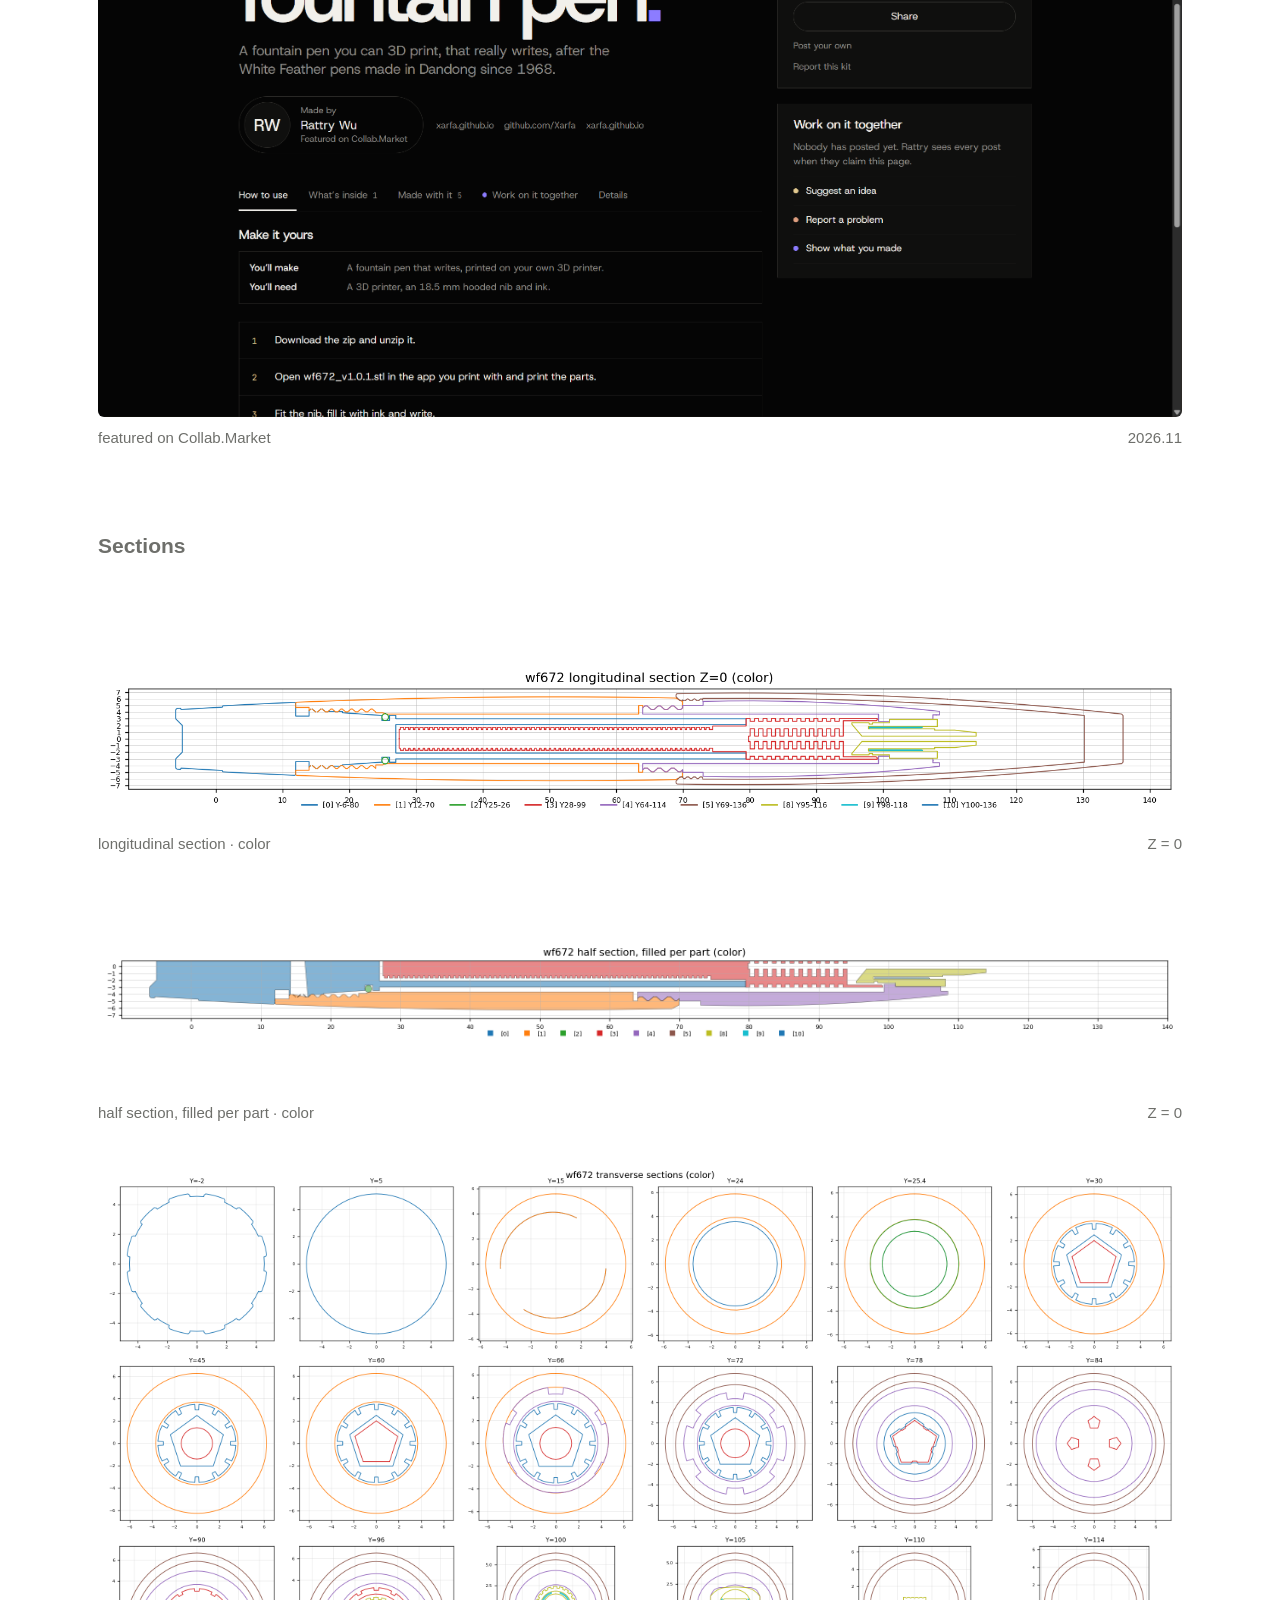
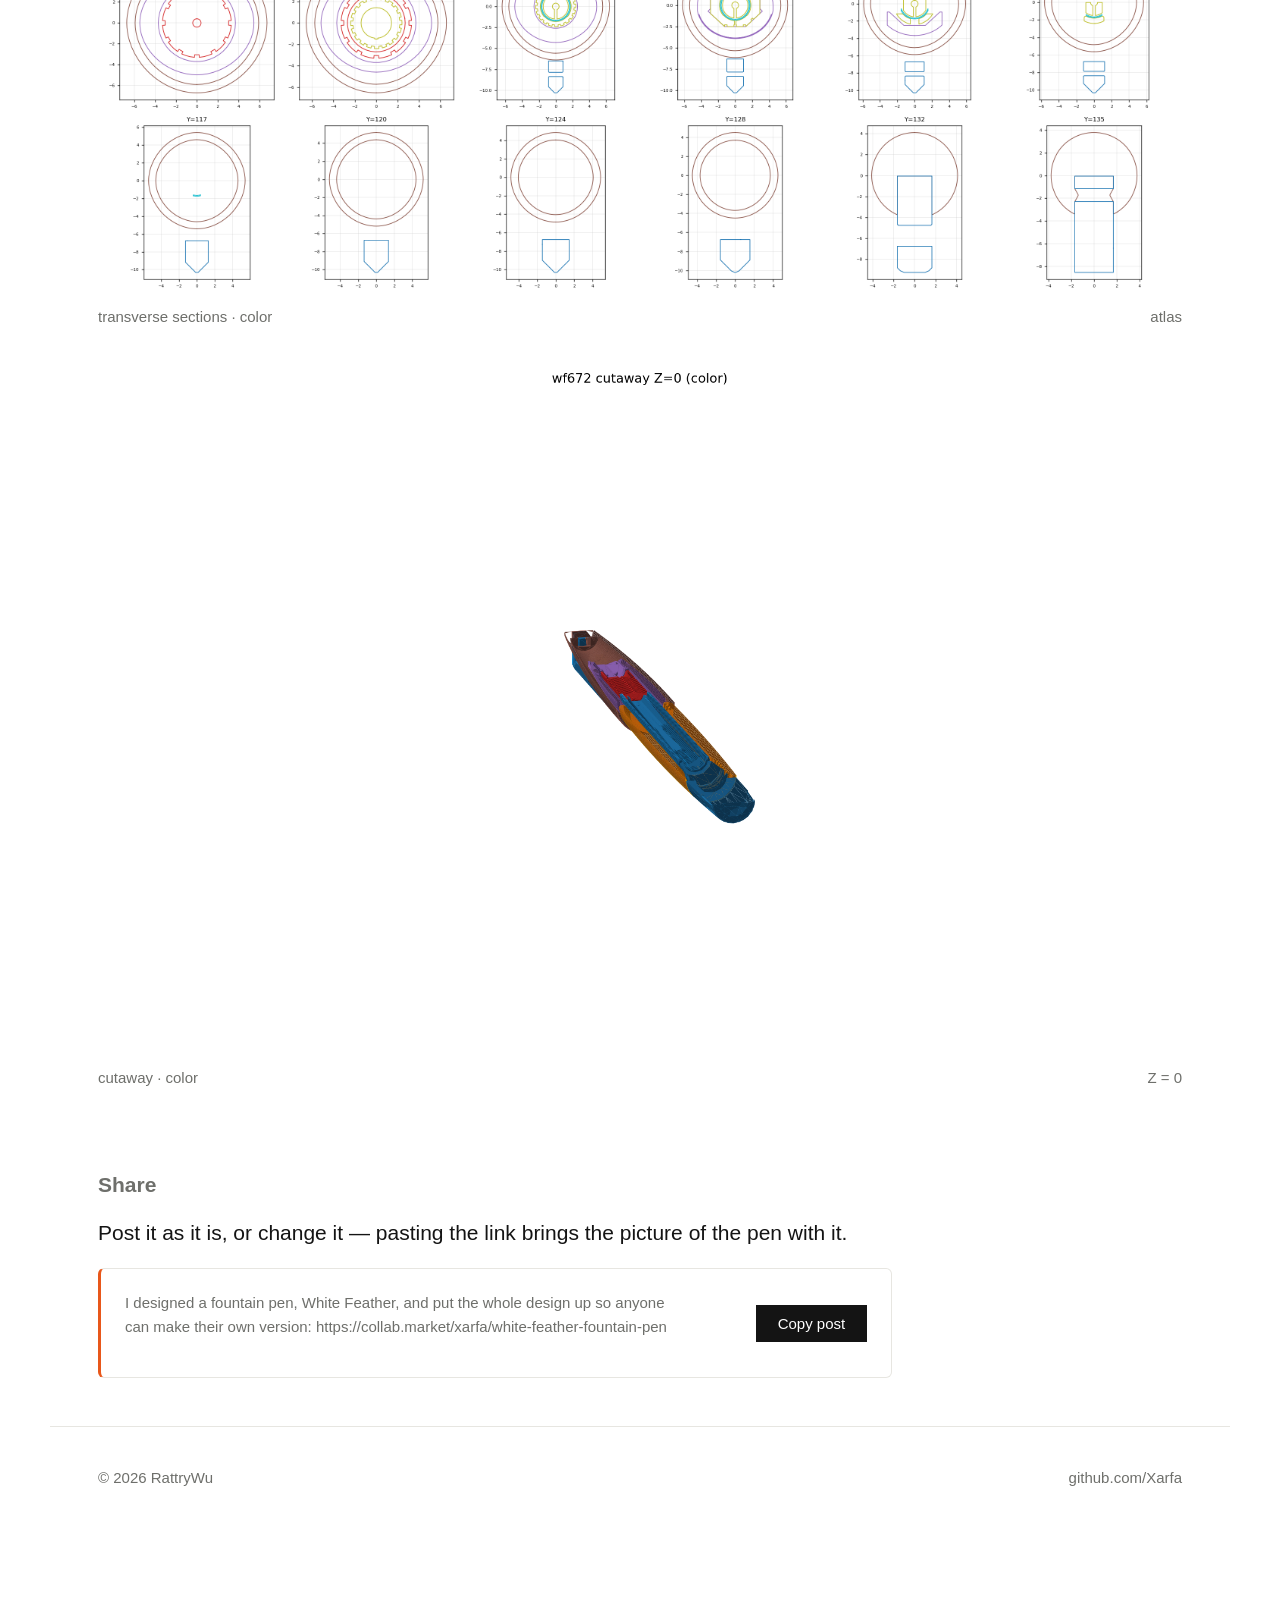
<file: wf672/index.html>
<!doctype html>
<html lang="en">
<head>
<meta charset="utf-8">
<meta name="viewport" content="width=device-width, initial-scale=1">
<title>White Feather (wf672) — RattryWu</title>
<meta name="description" content="White Feather (wf672) — an open-source 3D-printed fountain pen. One STL, CC BY 4.0. Get the print files on Collab.Market and make your own.">
<meta property="og:title" content="White Feather (wf672) — RattryWu">
<meta property="og:description" content="An open-source 3D-printed fountain pen. One STL, CC BY 4.0. Get the print files on Collab.Market and make your own.">
<meta property="og:image" content="https://xarfa.github.io/wffp/assets/og-card.png">
<meta property="og:image:width" content="1200">
<meta property="og:image:height" content="630">
<meta property="og:url" content="https://xarfa.github.io/wffp/wf672/">
<meta property="og:type" content="website">
<meta property="og:site_name" content="RattryWu">
<meta name="twitter:card" content="summary_large_image">
<meta name="twitter:title" content="White Feather (wf672) — RattryWu">
<meta name="twitter:description" content="An open-source 3D-printed fountain pen. One STL, CC BY 4.0. Get the print files on Collab.Market and make your own.">
<meta name="twitter:image" content="https://xarfa.github.io/wffp/assets/og-card.png">
<link rel="icon" href="../favicon.svg" type="image/svg+xml">
<link rel="stylesheet" href="../style.css">
</head>
<body>

<header class="top">
  <a class="wordmark" href="../">RattryWu</a>
  <nav class="nav">
    <a href="../#projects">projects</a>
    <a href="../#contact">contact</a>
  </nav>
</header>

<main>
  <div class="wrap">
    <a class="back" href="../#projects">← projects</a>

    <div class="proj-head">
      <h1>wf672</h1>
      <p class="sub">White Feather — an open-source 3D-printed fountain pen. One STL, CC BY 4.0.</p>
    </div>

    <figure class="plate">
      <img src="../assets/parts.jpg" alt="wf672 parts in hand" loading="lazy">
      <figcaption><span>parts</span><span>2026.10</span></figcaption>
    </figure>

    <figure class="plate">
      <img src="../assets/write-test.jpg" alt="wf672 write test" loading="lazy">
      <figcaption><span>write test</span><span>2026.10</span></figcaption>
    </figure>

    <div class="prose">
      <h2>The idea</h2>
      <p>wf672 is an original 3D-printed fountain pen. Download the STL from Releases and build your own — everything after that is yours to explore.</p>
      <p>WhiteFeather (wf71 and its siblings) is the auto-suction line Dandong Pen Factory has produced since 1968, distinguished by the first grooved capillary core — the "corn cob" structure; wf672 replicates that classic structure and improves on it.</p>

      <h2>The file</h2>
      <p>The whole design is up so anyone can make their own version — print files on Collab.Market, source on GitHub. Both free, CC BY 4.0.</p>
      <p><a class="repo-link" href="https://collab.market/xarfa/white-feather-fountain-pen" target="_blank" rel="noopener">collab.market/xarfa/white-feather-fountain-pen →</a></p>
      <p><a class="repo-link" href="https://github.com/Xarfa/White-Feather-Fountain-Pen" target="_blank" rel="noopener">github.com/Xarfa/White-Feather-Fountain-Pen →</a></p>

      <h2>Changelog</h2>
      <div class="log">
        <p class="log-date">2026.11.17</p>
        <p class="log-line">featured on Collab.Market — the pen has its own kit page <a class="log-link" href="https://collab.market/xarfa/white-feather-fountain-pen" target="_blank" rel="noopener">→</a></p>
        <ul class="log-items">
          <li>the wf672 kit is up on Collab.Market — a Toronto site where makers post what they made, with the files behind it</li>
          <li>page built by Kasra Eghbaldar from the wf672 repo and this site, name and CC BY 4.0 licence kept on it</li>
          <li>unlisted for now, reachable by link only — claim link issued to make the page officially mine</li>
        </ul>
      </div>
      <div class="log">
        <p class="log-date">2026.10.20</p>
        <p class="log-line">wf672 v1.0.2 outlook — structural survey &amp; daily-use issues <a class="log-link" href="https://github.com/Xarfa/White-Feather-Fountain-Pen/releases/tag/v1.0.2-outlook" target="_blank" rel="noopener">→</a></p>
        <ul class="log-items">
          <li>station-by-station survey of the v1.0.1 release model, cross-checked against the change plate</li>
          <li>four daily-use issues: tail intake doubles as a leak path · seal-ring squeeze band 10–30% · writing end without axial location · 0.05 mm line-to-line fits on a 0.10 mm hood wall</li>
          <li>prioritised v1.0.2 action list (two P0, two P1, two P2) — report PDF with planar figures, CC BY 4.0</li>
        </ul>
      </div>
      <div class="log">
        <p class="log-date">2026.10.11</p>
        <p class="log-line">wf672 v1.0.1 updated <a class="log-link" href="https://github.com/Xarfa/White-Feather-Fountain-Pen/releases/tag/v1.0.1" target="_blank" rel="noopener">→</a></p>
        <ul class="log-items">
          <li>air channel added — relieves air lock</li>
          <li>seal ring tightness adjusted</li>
          <li>feed structure simplified</li>
        </ul>
      </div>

    </div>

    <figure class="plate">
      <img src="../assets/collab-featured.png" alt="The White Feather fountain pen featured on Collab.Market" loading="lazy">
      <figcaption><span>featured on Collab.Market</span><span>2026.11</span></figcaption>
    </figure>

    <div class="prose">
      <h2>Sections</h2>
    </div>

    <figure class="plate">
      <img src="../assets/sec_long_color_wide.png" alt="wf672 longitudinal section, color" loading="lazy">
      <figcaption><span>longitudinal section · color</span><span>Z = 0</span></figcaption>
    </figure>

    <figure class="plate">
      <img src="../assets/half_color_wide.png" alt="wf672 half section, color" loading="lazy">
      <figcaption><span>half section, filled per part · color</span><span>Z = 0</span></figcaption>
    </figure>

    <figure class="plate">
      <img src="../assets/sec_trans_color.png" alt="wf672 transverse sections, color" loading="lazy">
      <figcaption><span>transverse sections · color</span><span>atlas</span></figcaption>
    </figure>

    <figure class="plate">
      <img src="../assets/cutaway_color.png" alt="wf672 cutaway, color" loading="lazy">
      <figcaption><span>cutaway · color</span><span>Z = 0</span></figcaption>
    </figure>

    <div class="prose">
      <h2>Share</h2>
      <p>Post it as it is, or change it — pasting the link brings the picture of the pen with it.</p>
      <div class="share-card">
        <p class="share-text" id="share-text">I designed a fountain pen, White Feather, and put the whole design up so anyone can make their own version: https://collab.market/xarfa/white-feather-fountain-pen</p>
        <button class="btn btn-small" type="button" id="share-copy">Copy post</button>
      </div>
    </div>

  </div>
</main>

<script>
(function () {
  var btn = document.getElementById('share-copy');
  var text = document.getElementById('share-text').textContent;
  btn.addEventListener('click', function () {
    var done = function () {
      btn.textContent = 'Copied';
      setTimeout(function () { btn.textContent = 'Copy post'; }, 2000);
    };
    if (navigator.clipboard && navigator.clipboard.writeText) {
      navigator.clipboard.writeText(text).then(done, function () { btn.textContent = 'Copy failed'; });
    } else {
      var ta = document.createElement('textarea');
      ta.value = text;
      ta.style.position = 'fixed';
      ta.style.opacity = '0';
      document.body.appendChild(ta);
      ta.select();
      try { document.execCommand('copy'); done(); } catch (e) { btn.textContent = 'Copy failed'; }
      document.body.removeChild(ta);
    }
  });
})();
</script>

<footer class="foot">
  <span>© 2026 RattryWu</span>
  <a href="https://github.com/Xarfa" target="_blank" rel="noopener">github.com/Xarfa</a>
</footer>
</body>
</html>
</file>
<file: style.css>
/* wffp — RattryWu. hand-built, no framework. swiss/braun minimal, one orange accent.
   font sizes: exactly three — display / text / fine. */

:root {
  --bg: #ffffff;
  --ink: #141414;
  --mute: #6e6f6b;
  --line: #e7e6e1;
  --accent: #e8571a; /* the pen's o-ring orange */
  --max: 1180px;
  --pad: clamp(20px, 4vw, 48px);
  --fs-display: clamp(44px, 7vw, 88px);
  --fs-text: 21px;
  --fs-fine: 15px;
}

* { margin: 0; padding: 0; box-sizing: border-box; }

html { scroll-behavior: smooth; }

body {
  background: var(--bg);
  color: var(--ink);
  font-family: "Helvetica Neue", Helvetica, Arial, "Segoe UI", sans-serif;
  font-size: var(--fs-text);
  line-height: 1.5;
  -webkit-font-smoothing: antialiased;
}

a { color: inherit; text-decoration: none; }
img { display: block; max-width: 100%; height: auto; }

.wrap {
  max-width: var(--max);
  margin: 0 auto;
  padding: 0 var(--pad);
}

/* ---------- header ---------- */
.top {
  display: flex;
  justify-content: space-between;
  align-items: baseline;
  padding: 32px var(--pad);
  max-width: var(--max);
  margin: 0 auto;
}
.wordmark {
  font-weight: 700;
  font-size: var(--fs-text);
  letter-spacing: -0.02em;
}
.wordmark:hover { color: var(--accent); }
.nav { display: flex; gap: 36px; font-size: var(--fs-text); }
.nav a { color: var(--mute); }
.nav a:hover { color: var(--ink); }

/* ---------- section labels ---------- */
.label {
  font-size: var(--fs-text);
  font-weight: 700;
  color: var(--mute);
  margin-bottom: 28px;
}

/* ---------- projects ---------- */
.projects { padding: 56px 0 24px; }

.project-bar {
  display: grid;
  grid-template-columns: 1.1fr 1fr;
  gap: clamp(24px, 5vw, 72px);
  align-items: center;
  padding: 56px 0;
  border-top: 1px solid var(--line);
}
.project-bar:last-of-type { border-bottom: 1px solid var(--line); }

.project-name {
  font-size: var(--fs-display);
  font-weight: 700;
  letter-spacing: -0.04em;
  line-height: 0.95;
  display: inline-flex;
  align-items: baseline;
  gap: 18px;
}
.project-name .arrow {
  font-size: 0.35em;
  color: var(--accent);
  transition: transform 0.25s ease;
}
.project-bar:hover .arrow { transform: translateX(10px); }
.project-desc {
  margin-top: 24px;
  max-width: 46ch;
}
.project-meta {
  margin-top: 18px;
  font-size: var(--fs-fine);
  color: var(--mute);
}
.project-plate { overflow: hidden; border-radius: 6px; }
.project-plate img { width: 100%; transition: transform 0.6s ease; }
.project-bar:hover .project-plate img { transform: scale(1.03); }

/* ---------- contact ---------- */
.contact { padding: 120px 0 180px; }
.contact-grid {
  display: grid;
  grid-template-columns: 1.1fr 1fr;
  gap: clamp(24px, 5vw, 72px);
  align-items: start;
  margin-top: 8px;
}
.contact h2 {
  font-size: var(--fs-display);
  font-weight: 700;
  letter-spacing: -0.035em;
  line-height: 1;
  margin-bottom: 32px;
}

form .row { margin-bottom: 22px; }
form label {
  display: block;
  font-size: var(--fs-fine);
  color: var(--mute);
  margin-bottom: 8px;
}
form input, form textarea {
  width: 100%;
  border: none;
  border-bottom: 1px solid var(--ink);
  background: transparent;
  font: inherit;
  font-size: var(--fs-text);
  padding: 8px 0;
  border-radius: 0;
}
form input:focus, form textarea:focus { outline: none; border-bottom-color: var(--accent); }
form textarea { resize: vertical; min-height: 120px; }

.btn {
  display: inline-block;
  margin-top: 8px;
  padding: 16px 38px;
  background: var(--ink);
  color: var(--bg);
  font-size: var(--fs-text);
  border: none;
  cursor: pointer;
  transition: background 0.25s ease;
}
.btn:hover { background: var(--accent); }

.contact-photo { border-radius: 6px; overflow: hidden; }
.contact-photo img { width: 100%; }
.contact-links {
  margin-top: 26px;
  font-size: var(--fs-fine);
  display: grid;
  gap: 8px;
}
.contact-links a { border-bottom: 1px solid var(--line); padding-bottom: 6px; }
.contact-links a:hover { color: var(--accent); }
.contact-links .k { color: var(--mute); display: inline-block; width: 84px; }

/* ---------- friends ---------- */
.friends { padding: 56px 0 120px; }
.friend-bar {
  display: flex;
  align-items: center;
  gap: clamp(20px, 4vw, 44px);
  padding: 36px 0;
  border-bottom: 1px solid var(--line);
}
.friend-mark { flex: none; width: 60px; height: auto; }
.friend-text { flex: 1; min-width: 0; }
.friend-name {
  font-size: var(--fs-text);
  font-weight: 700;
  letter-spacing: -0.01em;
  display: inline-flex;
  align-items: baseline;
  gap: 14px;
}
.friend-name .arrow {
  font-size: 0.75em;
  color: var(--accent);
  transition: transform 0.25s ease;
}
.friend-bar:hover .friend-name { color: var(--accent); }
.friend-bar:hover .arrow { transform: translateX(10px); }
.friend-desc {
  display: block;
  margin-top: 10px;
  font-size: var(--fs-fine);
  color: var(--mute);
  max-width: 64ch;
}
.friend-meta {
  flex: none;
  font-size: var(--fs-fine);
  color: var(--mute);
  font-variant-numeric: tabular-nums;
}

/* ---------- footer ---------- */
.foot {
  border-top: 1px solid var(--line);
  padding: 40px var(--pad) 140px;
  display: flex;
  justify-content: space-between;
  gap: 16px;
  flex-wrap: wrap;
  font-size: var(--fs-fine);
  color: var(--mute);
  max-width: var(--max);
  margin: 0 auto;
}
.foot a:hover { color: var(--ink); }

/* ---------- project page ---------- */
.proj-head { padding: 28px 0 8px; }
.proj-head h1 {
  font-size: var(--fs-display);
  font-weight: 700;
  letter-spacing: -0.045em;
  line-height: 0.9;
}
.proj-head .sub { margin-top: 16px; color: var(--mute); max-width: 60ch; }

.prose { max-width: 68ch; padding: 48px 0; }
.prose h2 {
  font-size: var(--fs-text);
  font-weight: 700;
  color: var(--mute);
  margin: 48px 0 16px;
}
.prose h2:first-child { margin-top: 0; }
.prose p { margin-bottom: 16px; max-width: 66ch; }

.plate { margin: 32px 0; }
.plate img { width: 100%; border-radius: 6px; }
.plate figcaption {
  margin-top: 10px;
  font-size: var(--fs-fine);
  color: var(--mute);
  display: flex;
  justify-content: space-between;
  gap: 16px;
}

.repo-link {
  display: inline-flex;
  align-items: center;
  gap: 12px;
  margin-top: 8px;
  font-size: var(--fs-text);
  border-bottom: 1px solid var(--ink);
  padding-bottom: 4px;
}
.repo-link:hover { color: var(--accent); border-bottom-color: var(--accent); }

/* ---------- changelog ---------- */
.log { border-top: 1px solid var(--line); padding-top: 18px; }
.log-date {
  font-size: var(--fs-fine);
  color: var(--mute);
  font-variant-numeric: tabular-nums;
}
.log-line { margin-top: 4px; }
.log-link { color: var(--accent); }
.log-link:hover { border-bottom: 1px solid var(--accent); }
.log-items { list-style: none; margin-top: 12px; display: grid; gap: 6px; }
.log-items li {
  font-size: var(--fs-fine);
  color: var(--mute);
  padding-left: 16px;
  position: relative;
}
.log-items li::before { content: "—"; position: absolute; left: 0; color: var(--accent); }

.back {
  display: inline-block;
  font-size: var(--fs-text);
  color: var(--mute);
  padding: 20px 0 0;
}
.back:hover { color: var(--ink); }

/* ---------- share ---------- */
.share-card {
  margin-top: 20px;
  border: 1px solid var(--line);
  border-left: 3px solid var(--accent);
  border-radius: 6px;
  padding: 22px 24px;
  display: flex;
  align-items: center;
  justify-content: space-between;
  gap: 24px;
  flex-wrap: wrap;
}
.share-text {
  font-size: var(--fs-fine);
  color: var(--mute);
  max-width: 56ch;
  line-height: 1.6;
}
.btn-small {
  margin-top: 0;
  padding: 10px 22px;
  font-size: var(--fs-fine);
  white-space: nowrap;
}

/* ---------- responsive ---------- */
@media (max-width: 820px) {
  .project-bar, .contact-grid { grid-template-columns: 1fr; }
  .project-bar { padding: 40px 0; }
  .contact { padding: 72px 0 120px; }
  .friends { padding: 40px 0 80px; }
  .friend-bar { flex-wrap: wrap; gap: 20px; padding: 28px 0; }
  .friend-mark { width: 44px; }
  .friend-meta { width: 100%; }
}
</file>
